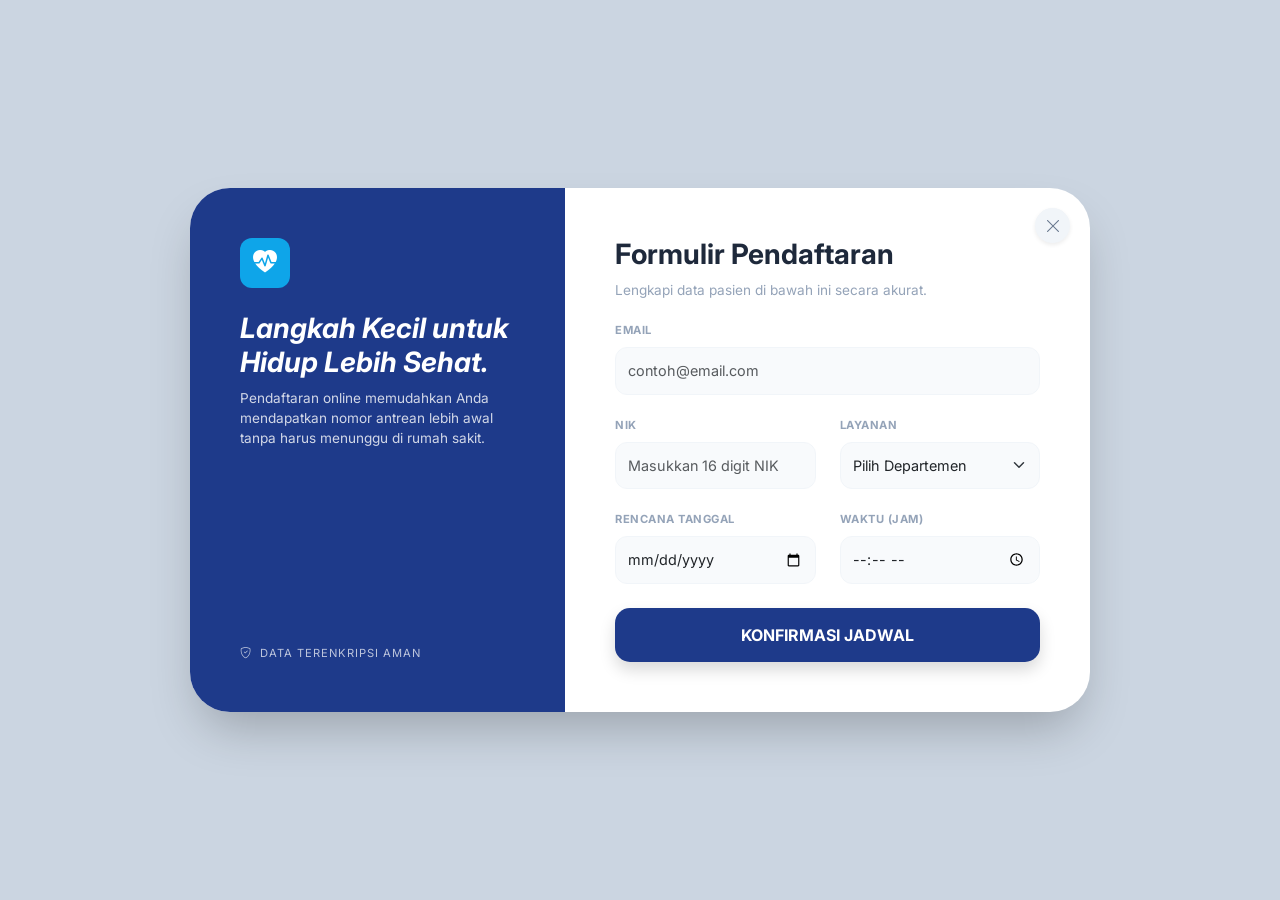
<file: janji-temu/index.html>
<!DOCTYPE html>
<html lang="id">
<head>
    <meta charset="UTF-8">
    <meta name="viewport" content="width=device-width, initial-scale=1.0">
    <title>Formulir Pendaftaran Pasien</title>
    <link href="https://cdn.jsdelivr.net/npm/bootstrap@5.3.0/dist/css/bootstrap.min.css" rel="stylesheet">
    <link rel="stylesheet" href="https://cdn.jsdelivr.net/npm/bootstrap-icons@1.11.0/font/bootstrap-icons.css">
    <link href="https://fonts.googleapis.com/css2?family=Inter:wght@400;500;600;700&display=swap" rel="stylesheet">
    <link rel="stylesheet" href="./css/style.css">
</head>
<body>

    <div class="modal-overlay">
        <div class="registration-card">
            <div class="row g-0 w-100">
                <div class="col-md-5 side-panel d-flex flex-column justify-content-center">
                    <div class="icon-badge mb-4">
                        <i class="bi bi-heart-pulse-fill"></i>
                    </div>
                    <h2 class="promo-text italic">Langkah Kecil untuk Hidup Lebih Sehat.</h2>
                    <p class="promo-sub">Pendaftaran online memudahkan Anda mendapatkan nomor antrean lebih awal tanpa harus menunggu di rumah sakit.</p>
                    
                    <div class="security-info mt-auto">
                        <i class="bi bi-shield-check"></i>
                        <span>DATA TERENKRIPSI AMAN</span>
                    </div>
                </div>

                <div class="col-md-7 form-panel position-relative">
                    <button type="button" class="close-btn border-0 shadow-sm" onclick="window.history.back();">
                        <i class="bi bi-x-lg"></i>
                    </button>
                    <h3 class="form-title">Formulir Pendaftaran</h3>
                    <p class="form-subtitle">Lengkapi data pasien di bawah ini secara akurat.</p>

                    <form action="insert.php" method="POST">
                        <div class="mb-3">
                            <label class="form-label">EMAIL</label>
                            <input type="email" class="form-control" placeholder="contoh@email.com" name="email" required>
                        </div>

                        <div class="row mb-3">
                            <div class="col-sm-6 mb-3 mb-sm-0">
                                <label class="form-label">NIK</label>
                                <input type="text" class="form-control" placeholder="Masukkan 16 digit NIK" name="nik" required>
                            </div>
                            <div class="col-sm-6">
                                <label class="form-label">LAYANAN</label>
                                <select class="form-select" name="layanan" required>
                                    <option selected disabled value="">Pilih Departemen</option>
                                    <option value="Kardiologi">Kardiologi</option>
                                    <option value="Pediatri">Pediatri</option>
                                </select>
                            </div>
                        </div>

                        <div class="row mb-4">
                            <div class="col-sm-6 mb-3 mb-sm-0">
                                <label class="form-label">RENCANA TANGGAL</label>
                                <input type="date" class="form-control" name="tgl_janji" required>
                            </div>
                            <div class="col-sm-6">
                                <label class="form-label">WAKTU (JAM)</label>
                                <input type="time" class="form-control" name="jam_janji" required>
                            </div>
                        </div>

                        <button type="submit" class="btn btn-confirm w-100 shadow">KONFIRMASI JADWAL</button>
                    </form>
                </div>
            </div>
        </div>
    </div>

</body>
</html>
</file>
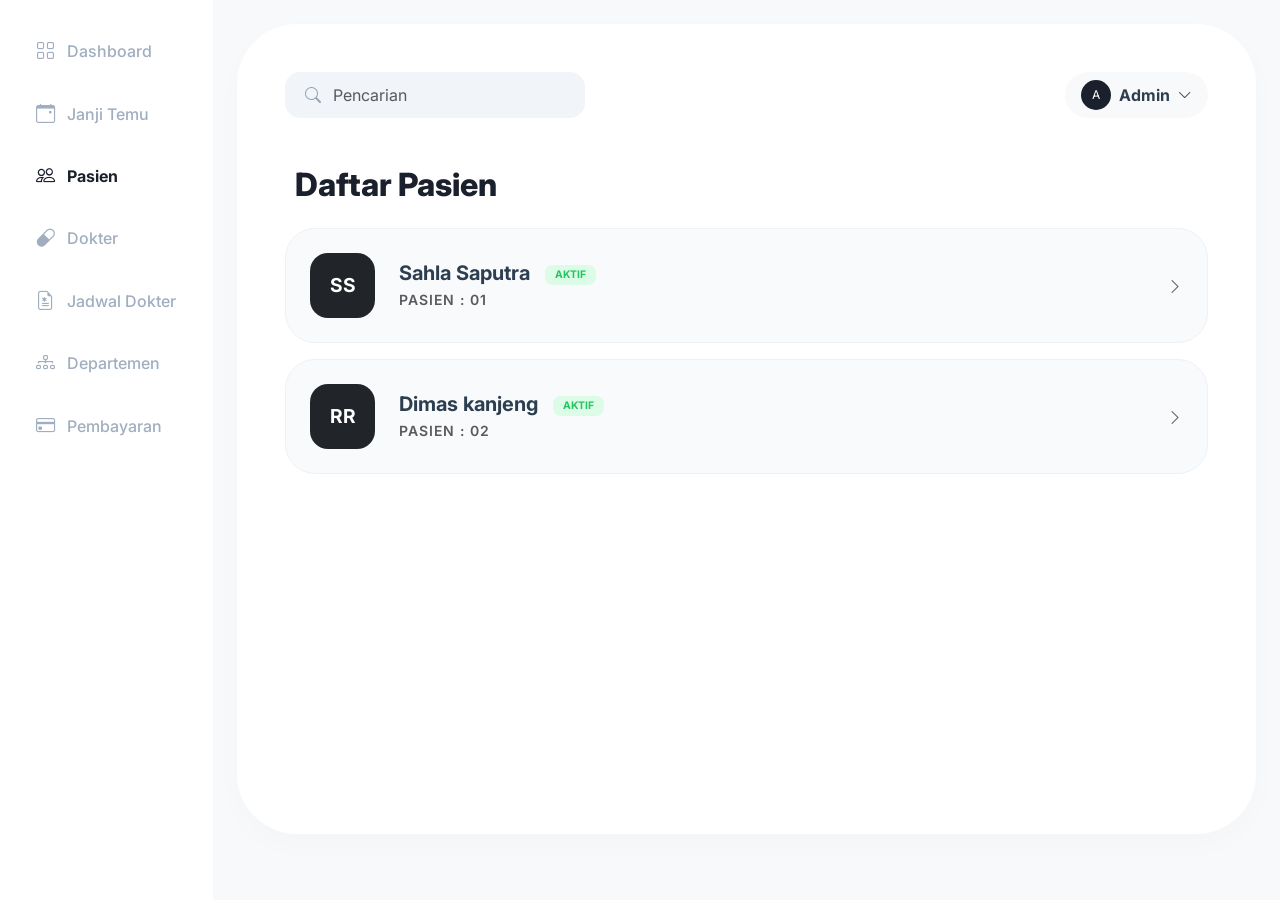
<file: Pasien/index.html>
<!DOCTYPE html>
<html lang="id">
<head>
    <meta charset="UTF-8">
    <meta name="viewport" content="width=device-width, initial-scale=1.0">
    <title>Dashboard Pasien</title>
    <link href="https://cdn.jsdelivr.net/npm/bootstrap@5.3.0/dist/css/bootstrap.min.css" rel="stylesheet">
    <link rel="stylesheet" href="https://cdn.jsdelivr.net/npm/bootstrap-icons@1.11.0/font/bootstrap-icons.css">
    <link href="https://fonts.googleapis.com/css2?family=Inter:wght@400;500;600;700&display=swap" rel="stylesheet">
    <link rel="stylesheet" href="../Pasien/css/style.css">
</head>
<body>

    <div class="container-fluid">
        <div class="row min-vh-100">
            
            <nav class="col-md-2 d-none d-md-block sidebar py-4">
                <div class="sidebar-sticky">
                    <ul class="nav flex-column gap-2">
                        <li class="nav-item">
                            <a class="nav-link" href="#"><i class="bi bi-grid"></i> Dashboard</a>
                        </li>
                        <li class="nav-item">
                            <a class="nav-link" href="#"><i class="bi bi-calendar-event"></i> Janji Temu</a>
                        </li>
                        <li class="nav-item">
                            <a class="nav-link active" href="#"><i class="bi bi-people"></i> Pasien</a>
                        </li>
                        <li class="nav-item">
                            <a class="nav-link" href="#"><i class="bi bi-capsule"></i> Dokter</a>
                        </li>
                        <li class="nav-item">
                            <a class="nav-link" href="#"><i class="bi bi-file-earmark-medical"></i> Jadwal Dokter</a>
                        </li>
                        <li class="nav-item">
                            <a class="nav-link" href="#"><i class="bi bi-diagram-3"></i> Departemen</a>
                        </li>
                        <li class="nav-item">
                            <a class="nav-link" href="#"><i class="bi bi-credit-card"></i> Pembayaran</a>
                        </li>
                    </ul>
                </div>
            </nav>

            <main class="col-md-10 ms-sm-auto px-md-4 py-4 main-container">
                <div class="content-wrapper p-5">
                    
                    <div class="d-flex justify-content-between align-items-center mb-5">
                        <div class="search-box">
                            <i class="bi bi-search"></i>
                            <input type="text" class="form-control border-0 bg-transparent" placeholder="Pencarian">
                        </div>
                        <div class="admin-profile d-flex align-items-center bg-light px-3 py-2">
                            <div class="avatar-sm me-2">A</div>
                            <span class="fw-bold me-2">Admin</span>
                            <i class="bi bi-chevron-down small"></i>
                        </div>
                    </div>

                    <h2 class="section-title mb-4">Daftar Pasien</h2>

                    <!-- Patient List Container -->
                    <div class="patient-list d-flex flex-column gap-3">
                        
                        <!-- Card Pasien 1 -->
                        <div class="patient-card d-flex align-items-center justify-content-between p-4">
                            <div class="d-flex align-items-center">
                                <div class="avatar-lg bg-dark text-white me-4">SS</div>
                                <div>
                                    <h5 class="mb-1 fw-bold">Sahla Saputra <span class="badge badge-status">AKTIF</span></h5>
                                    <p class="mb-0 text-muted small">PASIEN : 01</p>
                                </div>
                            </div>
                            <i class="bi bi-chevron-right text-muted"></i>
                        </div>

                        <div class="patient-card d-flex align-items-center justify-content-between p-4">
                            <div class="d-flex align-items-center">
                                <div class="avatar-lg bg-dark text-white me-4">RR</div>
                                <div>
                                    <h5 class="mb-1 fw-bold">Dimas kanjeng <span class="badge badge-status">AKTIF</span></h5>
                                    <p class="mb-0 text-muted small">PASIEN : 02</p>
                                </div>
                            </div>
                            <i class="bi bi-chevron-right text-muted"></i>
                        </div>
                    </div>
                </div>
            </main>
        </div>
    </div>

    <script src="https://cdn.jsdelivr.net/npm/bootstrap@5.3.0/dist/js/bootstrap.bundle.min.js"></script>
</body>
</html>
</file>
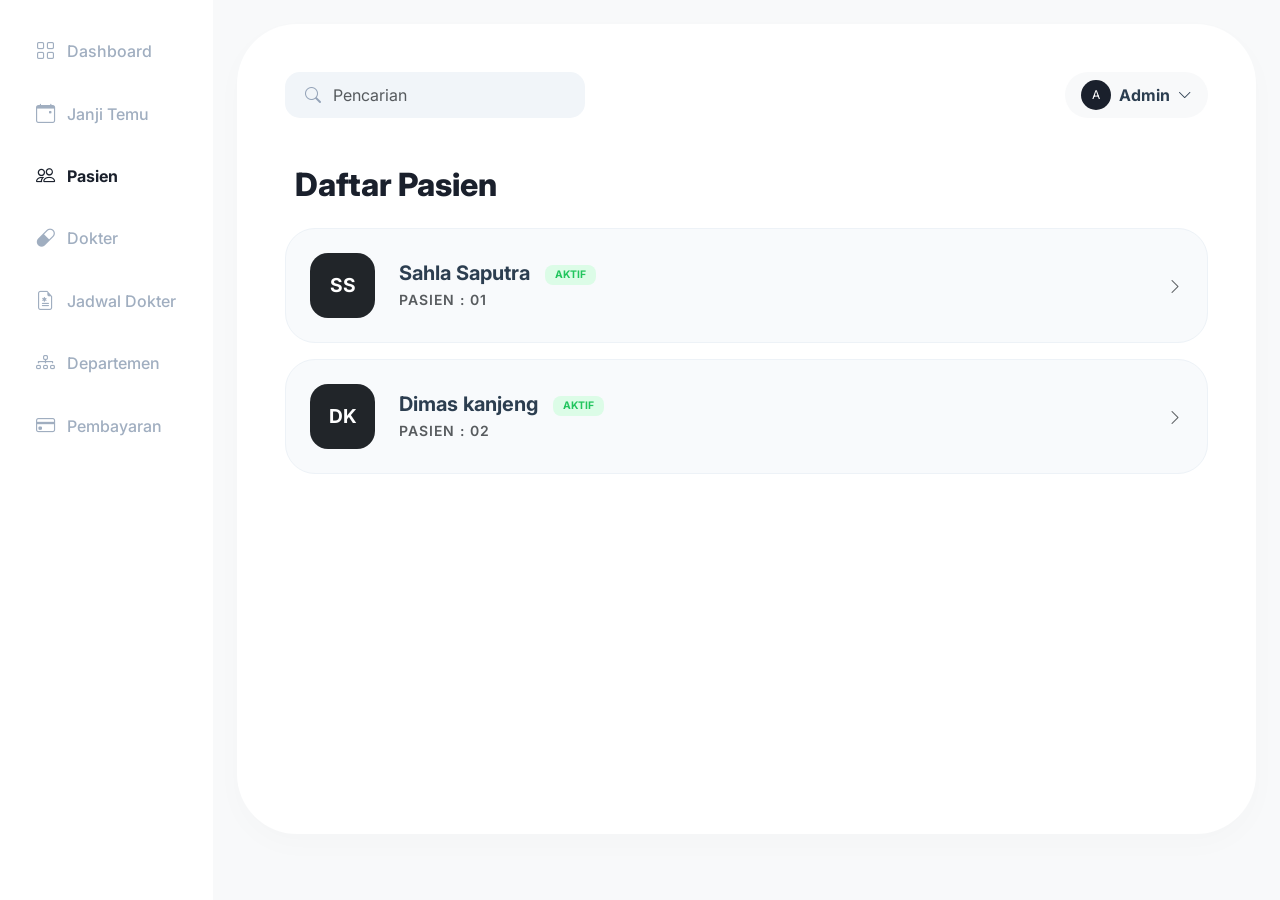
<file: admin/pasien/index.html>
<!DOCTYPE html>
<html lang="id">
<head>
    <meta charset="UTF-8">
    <meta name="viewport" content="width=device-width, initial-scale=1.0">
    <title>Dashboard Pasien</title>
    <link href="https://cdn.jsdelivr.net/npm/bootstrap@5.3.0/dist/css/bootstrap.min.css" rel="stylesheet">
    <link rel="stylesheet" href="https://cdn.jsdelivr.net/npm/bootstrap-icons@1.11.0/font/bootstrap-icons.css">
    <link href="https://fonts.googleapis.com/css2?family=Inter:wght@400;500;600;700&display=swap" rel="stylesheet">
    <link rel="stylesheet" href="../pasien/css/style.css">
</head>
<body>

    <div class="container-fluid">
        <div class="row min-vh-100">
            
            <nav class="col-md-2 d-none d-md-block sidebar py-4">
                <div class="sidebar-sticky">
                    <ul class="nav flex-column gap-2">
                        <li class="nav-item">
                            <a class="nav-link" href="#"><i class="bi bi-grid"></i> Dashboard</a>
                        </li>
                        <li class="nav-item">
                            <a class="nav-link" href="#"><i class="bi bi-calendar-event"></i> Janji Temu</a>
                        </li>
                        <li class="nav-item">
                            <a class="nav-link active" href="#"><i class="bi bi-people"></i> Pasien</a>
                        </li>
                        <li class="nav-item">
                            <a class="nav-link" href="#"><i class="bi bi-capsule"></i> Dokter</a>
                        </li>
                        <li class="nav-item">
                            <a class="nav-link" href="#"><i class="bi bi-file-earmark-medical"></i> Jadwal Dokter</a>
                        </li>
                        <li class="nav-item">
                            <a class="nav-link" href="#"><i class="bi bi-diagram-3"></i> Departemen</a>
                        </li>
                        <li class="nav-item">
                            <a class="nav-link" href="#"><i class="bi bi-credit-card"></i> Pembayaran</a>
                        </li>
                    </ul>
                </div>
            </nav>

            <main class="col-md-10 ms-sm-auto px-md-4 py-4 main-container">
                <div class="content-wrapper p-5">
                    
                    <div class="d-flex justify-content-between align-items-center mb-5">
                        <div class="search-box">
                            <i class="bi bi-search"></i>
                            <input type="text" class="form-control border-0 bg-transparent" placeholder="Pencarian">
                        </div>
                        <div class="admin-profile d-flex align-items-center bg-light px-3 py-2">
                            <div class="avatar-sm me-2">A</div>
                            <span class="fw-bold me-2">Admin</span>
                            <i class="bi bi-chevron-down small"></i>
                        </div>
                    </div>

                    <h2 class="section-title mb-4">Daftar Pasien</h2>
                    <div class="patient-list d-flex flex-column gap-3">
                        <div class="patient-card d-flex align-items-center justify-content-between p-4">
                            <div class="d-flex align-items-center">
                                <div class="avatar-lg bg-dark text-white me-4">SS</div>
                                <div>
                                    <h5 class="mb-1 fw-bold">Sahla Saputra <span class="badge badge-status">AKTIF</span></h5>
                                    <p class="mb-0 text-muted small">PASIEN : 01</p>
                                </div>
                            </div>
                            <i class="bi bi-chevron-right text-muted"></i>
                        </div>

                        <div class="patient-card d-flex align-items-center justify-content-between p-4">
                            <div class="d-flex align-items-center">
                                <div class="avatar-lg bg-dark text-white me-4">DK</div>
                                <div>
                                    <h5 class="mb-1 fw-bold">Dimas kanjeng <span class="badge badge-status">AKTIF</span></h5>
                                    <p class="mb-0 text-muted small">PASIEN : 02</p>
                                </div>
                            </div>
                            <i class="bi bi-chevron-right text-muted"></i>
                        </div>
                    </div>
                </div>
            </main>
        </div>
    </div>

    <script src="https://cdn.jsdelivr.net/npm/bootstrap@5.3.0/dist/js/bootstrap.bundle.min.js"></script>
</body>
</html>
</file>
<file: janji-temu/css/style.css>
body {
    font-family: 'Inter', sans-serif;
    background-color: #cbd5e1;
    margin: 0;
}

.modal-overlay {
    display: flex;
    justify-content: center;
    align-items: center;
    min-height: 100vh;
    padding: 20px;
}

.registration-card {
    max-width: 900px;
    width: 100%;
    background: white;
    border-radius: 40px;
    overflow: hidden;
    box-shadow: 0 25px 50px -12px rgba(0, 0, 0, 0.25);
}

.side-panel {
    background-color: #1e3a8a;
    color: white;
    padding: 50px;
}

.icon-badge {
    background: #0ea5e9;
    width: 50px;
    height: 50px;
    border-radius: 12px;
    display: flex;
    align-items: center;
    justify-content: center;
    font-size: 1.5rem;
}

.promo-text {
    font-weight: 700;
    font-size: 1.75rem;
    line-height: 1.2;
    font-style: italic;
}

.promo-sub {
    font-size: 0.85rem;
    opacity: 0.8;
}

.security-info {
    font-size: 0.7rem;
    letter-spacing: 1px;
    display: flex;
    align-items: center;
    gap: 8px;
    opacity: 0.7;
}

.form-panel {
    padding: 50px;
}

.close-btn {
    position: absolute;
    top: 20px;
    right: 20px;
    background: #f1f5f9;
    width: 35px;
    height: 35px;
    border-radius: 50%;
    color: #64748b;
    display: flex;
    align-items: center;
    justify-content: center;
}

.form-title {
    font-weight: 700;
    color: #1e293b;
}

.form-subtitle {
    color: #94a3b8;
    font-size: 0.85rem;
}

.form-label {
    font-size: 0.7rem;
    font-weight: 700;
    color: #94a3b8;
    letter-spacing: 0.5px;
}

.form-control, .form-select {
    background-color: #f8fafc;
    border: 1px solid #f1f5f9;
    border-radius: 12px;
    padding: 12px;
    font-size: 0.9rem;
}

.btn-confirm {
    background-color: #1e3a8a;
    color: white;
    font-weight: 700;
    padding: 14px;
    border-radius: 15px;
    transition: all 0.3s;
}

.btn-confirm:hover {
    background-color: #172554;
    color: white;
}
</file>
<file: Pasien/css/style.css>
body {
    font-family: 'Inter', sans-serif;
    background-color: #f8f9fa; /* Background luar abu-abu sangat muda */
    color: #2c3e50;
}

/* Sidebar Styling */
.sidebar {
    background-color: white;
}

.nav-link {
    color: #a0aec0;
    font-weight: 500;
    padding: 0.8rem 1.5rem;
    display: flex;
    align-items: center;
    gap: 12px;
}

.nav-link i {
    font-size: 1.2rem;
}

.nav-link.active {
    color: #1a202c;
    font-weight: 700;
}

.nav-link:hover {
    color: #2d3748;
}

/* Main Wrapper with rounded corner */
.main-container {
    background-color: #f8f9fa;
}

.content-wrapper {
    background-color: white;
    border-radius: 60px; /* Lengkungan besar di container utama */
    min-height: 90vh;
    box-shadow: 0 10px 30px rgba(0,0,0,0.02);
}

/* Search Box */
.search-box {
    background-color: #f1f5f9;
    border-radius: 15px;
    padding: 5px 20px;
    display: flex;
    align-items: center;
    width: 300px;
}

.search-box i {
    color: #94a3b8;
}

/* Admin Profile */
.admin-profile {
    border-radius: 25px;
    cursor: pointer;
}

.avatar-sm {
    width: 30px;
    height: 30px;
    background-color: #1a202c;
    color: white;
    border-radius: 50%;
    display: flex;
    align-items: center;
    justify-content: center;
    font-size: 0.75rem;
}

/* Typography */
.section-title {
    font-weight: 800;
    color: #1a202c;
    margin-left: 10px;
}

/* Patient Cards */
.patient-card {
    background-color: #f8fafc;
    border: 1px solid #edf2f7;
    border-radius: 30px;
    transition: all 0.3s ease;
    cursor: pointer;
}

.patient-card:hover {
    background-color: #ffffff;
    box-shadow: 0 5px 15px rgba(0,0,0,0.05);
}

.avatar-lg {
    width: 65px;
    height: 65px;
    border-radius: 18px;
    display: flex;
    align-items: center;
    justify-content: center;
    font-weight: bold;
    font-size: 1.2rem;
}

.badge-status {
    background-color: #dcfce7;
    color: #22c55e;
    font-size: 0.65rem;
    padding: 5px 10px;
    border-radius: 8px;
    vertical-align: middle;
    margin-left: 10px;
}

.text-muted.small {
    letter-spacing: 1px;
    font-weight: 600;
}
</file>
<file: admin/pasien/css/style.css>
body {
    font-family: 'Inter', sans-serif;
    background-color: #f8f9fa;
    color: #2c3e50;
}


.sidebar {
    background-color: white;
}

.nav-link {
    color: #a0aec0;
    font-weight: 500;
    padding: 0.8rem 1.5rem;
    display: flex;
    align-items: center;
    gap: 12px;
}

.nav-link i {
    font-size: 1.2rem;
}

.nav-link.active {
    color: #1a202c;
    font-weight: 700;
}

.nav-link:hover {
    color: #2d3748;
}

.main-container {
    background-color: #f8f9fa;
}

.content-wrapper {
    background-color: white;
    border-radius: 60px;
    min-height: 90vh;
    box-shadow: 0 10px 30px rgba(0,0,0,0.02);
}

.search-box {
    background-color: #f1f5f9;
    border-radius: 15px;
    padding: 5px 20px;
    display: flex;
    align-items: center;
    width: 300px;
}

.search-box i {
    color: #94a3b8;
}

.admin-profile {
    border-radius: 25px;
    cursor: pointer;
}

.avatar-sm {
    width: 30px;
    height: 30px;
    background-color: #1a202c;
    color: white;
    border-radius: 50%;
    display: flex;
    align-items: center;
    justify-content: center;
    font-size: 0.75rem;
}

.section-title {
    font-weight: 800;
    color: #1a202c;
    margin-left: 10px;
}

.patient-card {
    background-color: #f8fafc;
    border: 1px solid #edf2f7;
    border-radius: 30px;
    transition: all 0.3s ease;
    cursor: pointer;
}

.patient-card:hover {
    background-color: #ffffff;
    box-shadow: 0 5px 15px rgba(0,0,0,0.05);
}

.avatar-lg {
    width: 65px;
    height: 65px;
    border-radius: 18px;
    display: flex;
    align-items: center;
    justify-content: center;
    font-weight: bold;
    font-size: 1.2rem;
}

.badge-status {
    background-color: #dcfce7;
    color: #22c55e;
    font-size: 0.65rem;
    padding: 5px 10px;
    border-radius: 8px;
    vertical-align: middle;
    margin-left: 10px;
}

.text-muted.small {
    letter-spacing: 1px;
    font-weight: 600;
}
</file>
